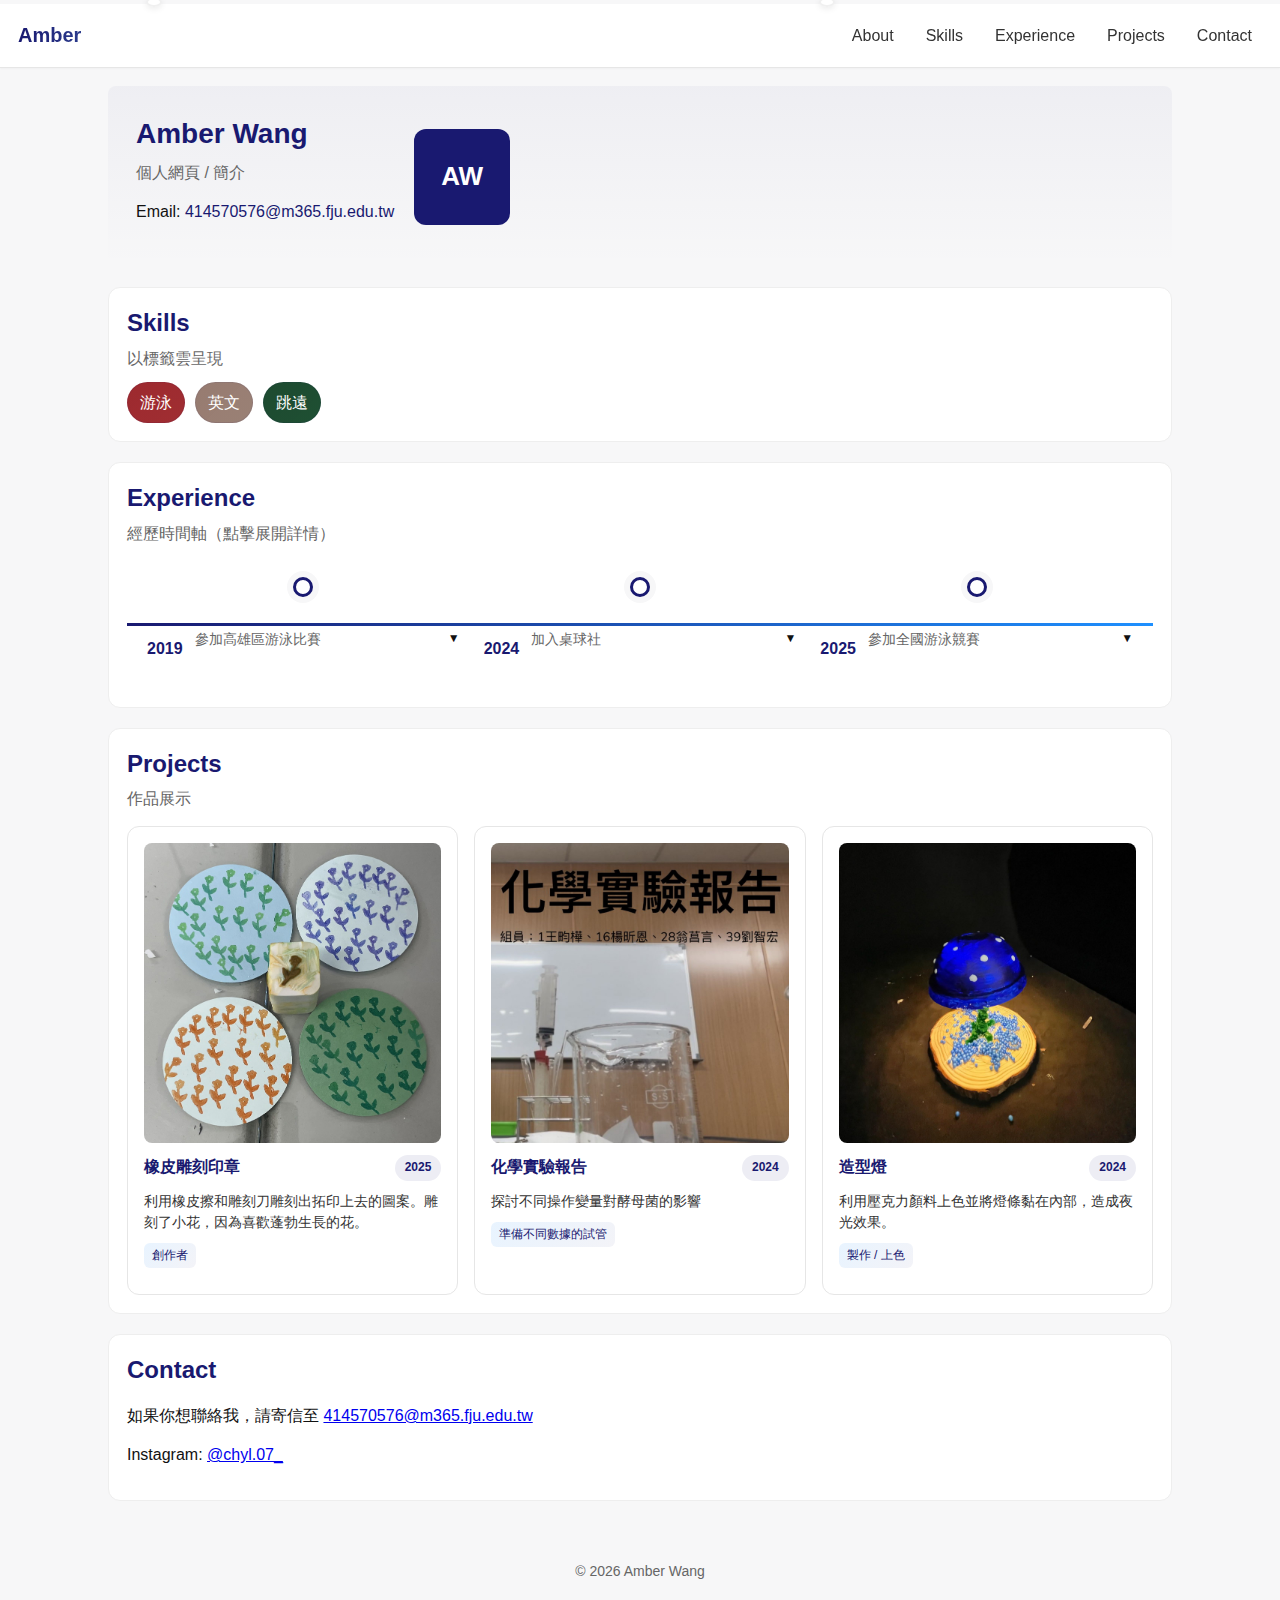
<file: index.html>
<!doctype html>
<html lang="zh-Hant">
  <head>
    <meta charset="utf-8">
    <meta name="viewport" content="width=device-width, initial-scale=1.0">
    <title>Amber Wang — 個人主頁</title>
    <link rel="stylesheet" href="styles.css">
  </head>
  <body>
    <div id="progress-container" aria-hidden="true">
      <div id="progress-bar"></div>
    </div>
    <header class="topbar">
      <div class="logo">Amber</div>
      <nav class="main-nav">
        <a href="#about">About</a>
        <a href="#skills">Skills</a>
        <a href="#experience">Experience</a>
        <a href="#projects">Projects</a>
        <a href="#contact">Contact</a>
      </nav>
    </header>

    <main>
  <section id="about" class="hero" data-title="About">
        <div class="hero-left">
          <h1>Amber Wang</h1>
          <p class="tagline">個人網頁 / 簡介</p>
          <p class="contact">Email: <a href="mailto:414570576@m365.fju.edu.tw">414570576@m365.fju.edu.tw</a></p>
        </div>
        <div class="hero-right">
          <div class="avatar" aria-hidden="true">AW</div>
        </div>
      </section>

  <section id="skills" class="card" data-title="Skills">
        <h2>Skills</h2>
        <p class="muted">以標籤雲呈現</p>
        <div class="tag-cloud" aria-label="技能標籤雲">
          <span class="tag tag-red">游泳</span>
          <span class="tag tag-brown">英文</span>
          <span class="tag tag-green">跳遠</span>
        </div>
      </section>

      <section id="experience" class="card" data-title="Experience">
        <h2>Experience</h2>
        <p class="muted">經歷時間軸（點擊展開詳情）</p>
        <div class="timeline">
          <div class="timeline-item collapsible">
            <div class="timeline-marker"></div>
            <div class="timeline-content">
              <button class="timeline-toggle" aria-expanded="false" aria-label="展開 2019 高雄區游泳比賽詳情">
                <span class="year">2019</span>
                <span class="event">參加高雄區游泳比賽</span>
                <span class="toggle-icon">▼</span>
              </button>
              <div class="timeline-details" hidden>
                <p class="event-desc">第一次參賽，獲得寶貴比賽經驗與團隊支持。透過這次比賽，我認識到堅持與紀律的重要性。</p>
              </div>
            </div>
          </div>
          <div class="timeline-item collapsible">
            <div class="timeline-marker"></div>
            <div class="timeline-content">
              <button class="timeline-toggle" aria-expanded="false" aria-label="展開 2024 桌球社詳情">
                <span class="year">2024</span>
                <span class="event">加入桌球社</span>
                <span class="toggle-icon">▼</span>
              </button>
              <div class="timeline-details" hidden>
                <p class="event-desc">參與校內桌球活動並擔任活動協助。在這個社團中，我學到了團隊合作與領導的基本原則。</p>
              </div>
            </div>
          </div>
          <div class="timeline-item collapsible">
            <div class="timeline-marker"></div>
            <div class="timeline-content">
              <button class="timeline-toggle" aria-expanded="false" aria-label="展開 2025 全國游泳競賽詳情">
                <span class="year">2025</span>
                <span class="event">參加全國游泳競賽</span>
                <span class="toggle-icon">▼</span>
              </button>
              <div class="timeline-details" hidden>
                <p class="event-desc">代表學校出賽，挑戰更高水準的競技。這次競賽是我多年訓練的成果展現，也是為下一階段做準備。</p>
              </div>
            </div>
          </div>
        </div>
      </section>

  <section id="projects" class="card" data-title="Projects">
        <h2>Projects</h2>
        <p class="muted">作品展示</p>
        <div class="portfolio-grid">
          <article class="portfolio-card">
            <a class="portfolio-link" href="/projects/project1.html">
              <img class="card-image" src="/images/project1.jpg" alt="橡皮雕刻印章">
              <div class="card-header">
                <h3>橡皮雕刻印章</h3>
                <span class="year-badge">2025</span>
              </div>
              <p class="card-description">利用橡皮擦和雕刻刀雕刻出拓印上去的圖案。雕刻了小花，因為喜歡蓬勃生長的花。</p>
              <div class="roles"><span class="role">創作者</span></div>
            </a>
          </article>

          <article class="portfolio-card">
            <a class="portfolio-link" href="/projects/project2.html">
              <img class="card-image" src="/images/project2.jpg" alt="化學實驗報告">
              <div class="card-header">
                <h3>化學實驗報告</h3>
                <span class="year-badge">2024</span>
              </div>
              <p class="card-description">探討不同操作變量對酵母菌的影響</p>
              <div class="roles"><span class="role">準備不同數據的試管</span></div>
            </a>
          </article>

          <article class="portfolio-card">
            <a class="portfolio-link" href="/projects/project3.html">
              <img class="card-image" src="/images/project3.jpg" alt="造型燈">
              <div class="card-header">
                <h3>造型燈</h3>
                <span class="year-badge">2024</span>
              </div>
              <p class="card-description">利用壓克力顏料上色並將燈條黏在內部，造成夜光效果。</p>
              <div class="roles"><span class="role">製作 / 上色</span></div>
            </a>
          </article>

          <!-- Fourth card removed per user request -->
        </div>
      </section>

  <section id="contact" class="card" data-title="Contact">
        <h2>Contact</h2>
        <p>如果你想聯絡我，請寄信至 <a href="mailto:414570576@m365.fju.edu.tw">414570576@m365.fju.edu.tw</a></p>
        <p>Instagram: <a href="https://instagram.com/chyl.07_" target="_blank">@chyl.07_</a></p>
      </section>
    </main>

    <footer class="site-footer">
      <p>&copy; <span id="year"></span> Amber Wang</p>
    </footer>

    <script>
      // smooth scroll is enabled by CSS (html{scroll-behavior}), but ensure offsets or small JS behaviors
      document.getElementById('year').textContent = new Date().getFullYear();

      // Optional: add small active-link highlight on scroll
      const navLinks = document.querySelectorAll('.main-nav a');
      const sections = Array.from(document.querySelectorAll('main section'));

      function onScroll(){
        const pos = window.scrollY + 80; // offset
        for(const s of sections){
          if(pos >= s.offsetTop && pos < s.offsetTop + s.offsetHeight){
            navLinks.forEach(a => a.classList.remove('active'));
            const id = s.id;
            const link = document.querySelector(`.main-nav a[href="#${id}"]`);
            if(link) link.classList.add('active');
          }
        }
      }
      window.addEventListener('scroll', onScroll);
      onScroll();

      // Smooth anchor scrolling with header offset (accounts for sticky header)
      (function(){
        const header = document.querySelector('.topbar');
        const offset = () => (header ? header.offsetHeight + 12 : 80);
        // handle same-page anchors
        document.querySelectorAll('a[href^="#"]').forEach(a => {
          a.addEventListener('click', function(e){
            const targetId = this.getAttribute('href').slice(1);
            if(!targetId) return; // allow href="#" or empty
            const el = document.getElementById(targetId);
            if(el){
              e.preventDefault();
              const top = el.getBoundingClientRect().top + window.scrollY - offset();
              window.scrollTo({ top, behavior: 'smooth' });
              // update hash without jumping
              history.replaceState(null, '', '#'+targetId);
            }
          });
        });
      })();

      // Scroll progress bar
      (function(){
        const progressBar = document.getElementById('progress-bar');
        if(!progressBar) return;
        function update(){
          const scrollTop = window.scrollY || window.pageYOffset;
          const docHeight = Math.max(document.body.scrollHeight, document.documentElement.scrollHeight) - window.innerHeight;
          const pct = docHeight > 0 ? Math.min(100, Math.round((scrollTop / docHeight) * 100)) : 0;
          progressBar.style.width = pct + '%';
        }
        window.addEventListener('scroll', update, {passive:true});
        window.addEventListener('resize', update);
        update();
      })();

      // Progress bar section markers (clickable)
      (function(){
        const container = document.getElementById('progress-container');
        if(!container) return;
  // Only show markers for a selected set of important sections.
  const allowed = ['about','experience','projects','contact'];
  const sections = Array.from(document.querySelectorAll('main section[id]')).filter(s => allowed.includes(s.id));
        // create markers
        const markers = sections.map(sec => {
          const btn = document.createElement('button');
          btn.className = 'progress-marker';
          // use a friendly label (capitalize id or use data-title)
          const label = sec.getAttribute('data-title') || sec.id.replace(/[-_]/g,' ');
          btn.title = label;
          btn.setAttribute('aria-label', `Jump to ${label} section`);
          btn.setAttribute('tabindex', '0');
          btn.dataset.target = sec.id;
          container.appendChild(btn);
          
          // Click handler for mouse
          btn.addEventListener('click', (e)=>{
            e.preventDefault();
            scrollToSection(sec);
          });
          
          // Keyboard handler (Enter/Space)
          btn.addEventListener('keydown', (e)=>{
            if(e.key === 'Enter' || e.key === ' '){
              e.preventDefault();
              scrollToSection(sec);
            }
          });
          
          return {sec, btn};
        });
        
        function scrollToSection(sec){
          const header = document.querySelector('.topbar');
          const offset = header ? header.offsetHeight + 12 : 80;
          const top = sec.getBoundingClientRect().top + window.scrollY - offset;
          window.scrollTo({top, behavior:'smooth'});
        }

        function positionMarkers(){
          const scrollable = Math.max(document.body.scrollHeight, document.documentElement.scrollHeight) - window.innerHeight;
          markers.forEach(({sec, btn})=>{
            const top = sec.getBoundingClientRect().top + window.scrollY;
            const pct = scrollable > 0 ? (top / scrollable) * 100 : 0;
            btn.style.left = pct + '%';
          });
        }

        function updateActiveMarker(){
          const cur = window.scrollY + (document.querySelector('.topbar')?.offsetHeight || 80) + 8;
          markers.forEach(({sec, btn})=>{
            if(cur >= sec.offsetTop && cur < sec.offsetTop + sec.offsetHeight){
              btn.classList.add('active');
            } else {
              btn.classList.remove('active');
            }
          });
        }

        window.addEventListener('resize', positionMarkers);
        window.addEventListener('scroll', updateActiveMarker, {passive:true});
        // initial
        positionMarkers();
        updateActiveMarker();
      })();

      // Feature/A: Collapsible Timeline functionality
      (function(){
        const toggles = document.querySelectorAll('.timeline-toggle');
        toggles.forEach(toggle => {
          toggle.addEventListener('click', () => {
            const isExpanded = toggle.getAttribute('aria-expanded') === 'true';
            toggle.setAttribute('aria-expanded', !isExpanded);
            const details = toggle.nextElementSibling;
            if(details && details.classList.contains('timeline-details')){
              details.hidden = isExpanded;
            }
          });
          
          // Keyboard support (Enter/Space)
          toggle.addEventListener('keydown', (e) => {
            if(e.key === 'Enter' || e.key === ' '){
              e.preventDefault();
              toggle.click();
            }
          });
        });
      })();
    </script>
  </body>
</html>
</file>
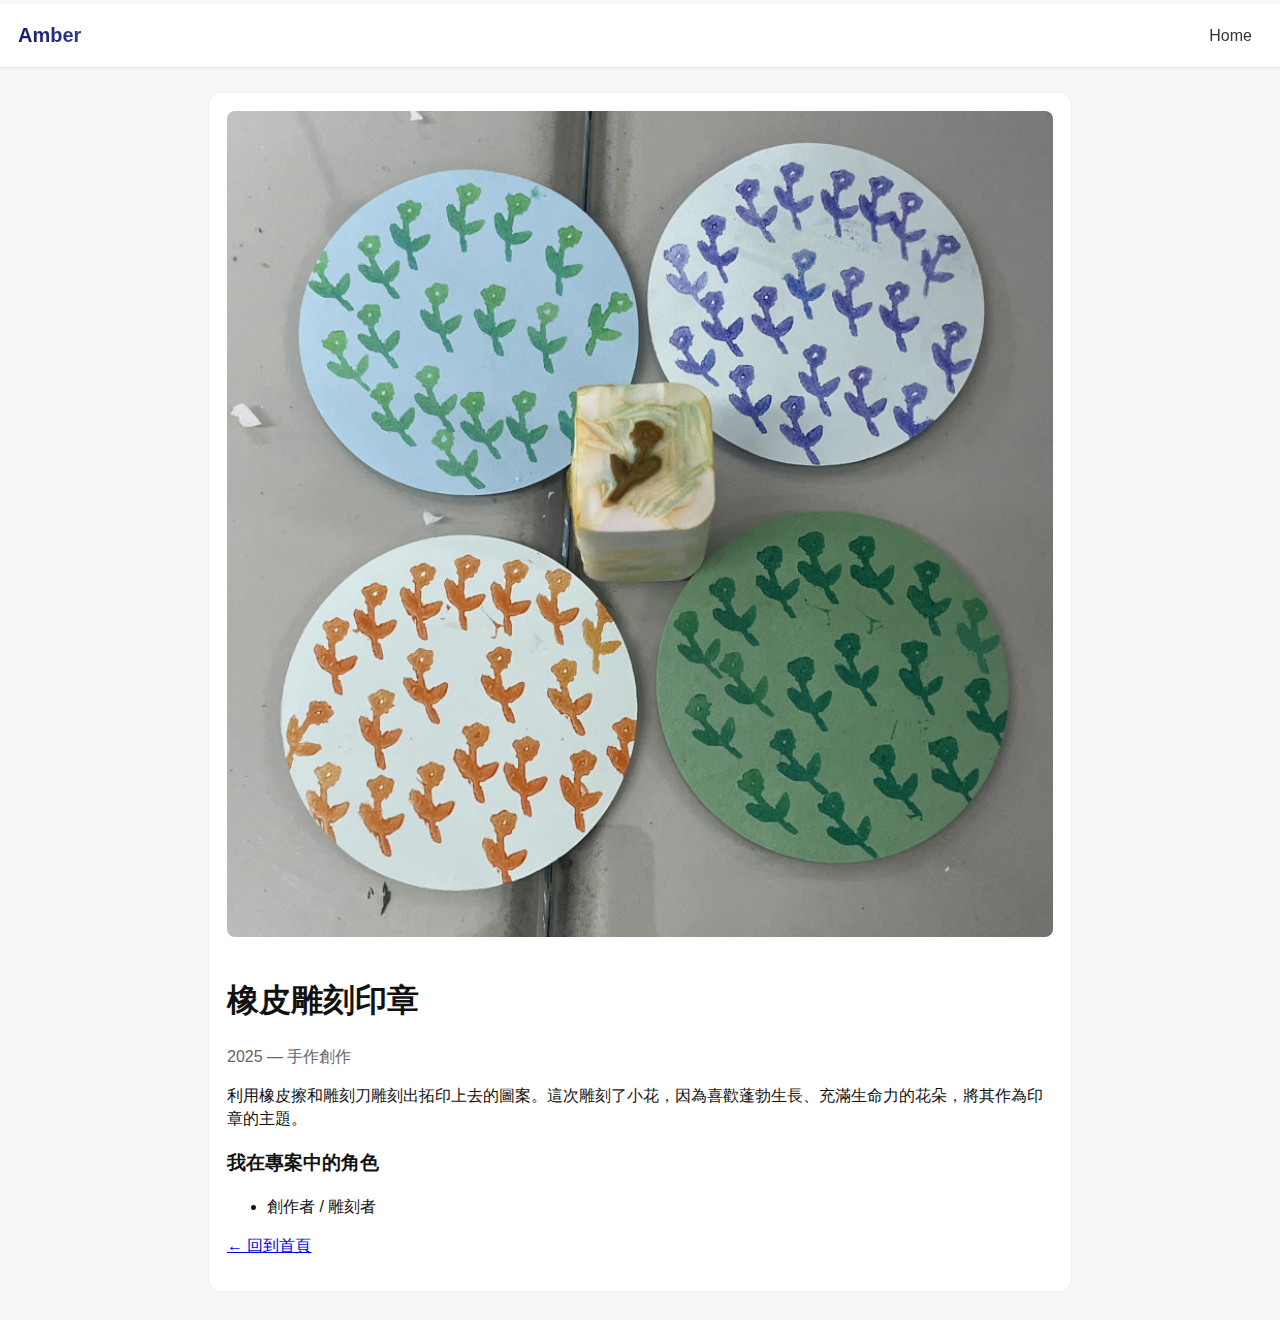
<file: projects/project1.html>
<!doctype html>
<html lang="zh-Hant">
  <head>
    <meta charset="utf-8">
    <meta name="viewport" content="width=device-width, initial-scale=1.0">
    <title>游泳訓練紀錄系統 — Amber Wang</title>
    <link rel="stylesheet" href="../styles.css">
  </head>
  <body>
    <header class="topbar">
      <div class="logo">Amber</div>
      <nav class="main-nav">
        <a href="/">Home</a>
      </nav>
    </header>

    <main style="max-width:900px;margin:28px auto;padding:0 18px">
      <article class="card">
  <img src="/images/project1.jpg" alt="橡皮雕刻印章" style="width:100%;height:auto;border-radius:8px;margin-bottom:12px;">
        <h1>橡皮雕刻印章</h1>
        <p class="muted">2025 — 手作創作</p>
        <p>利用橡皮擦和雕刻刀雕刻出拓印上去的圖案。這次雕刻了小花，因為喜歡蓬勃生長、充滿生命力的花朵，將其作為印章的主題。</p>
        <h3>我在專案中的角色</h3>
        <ul>
          <li>創作者 / 雕刻者</li>
        </ul>
        <p><a href="/">← 回到首頁</a></p>
      </article>
    </main>
  </body>
</html>
</file>
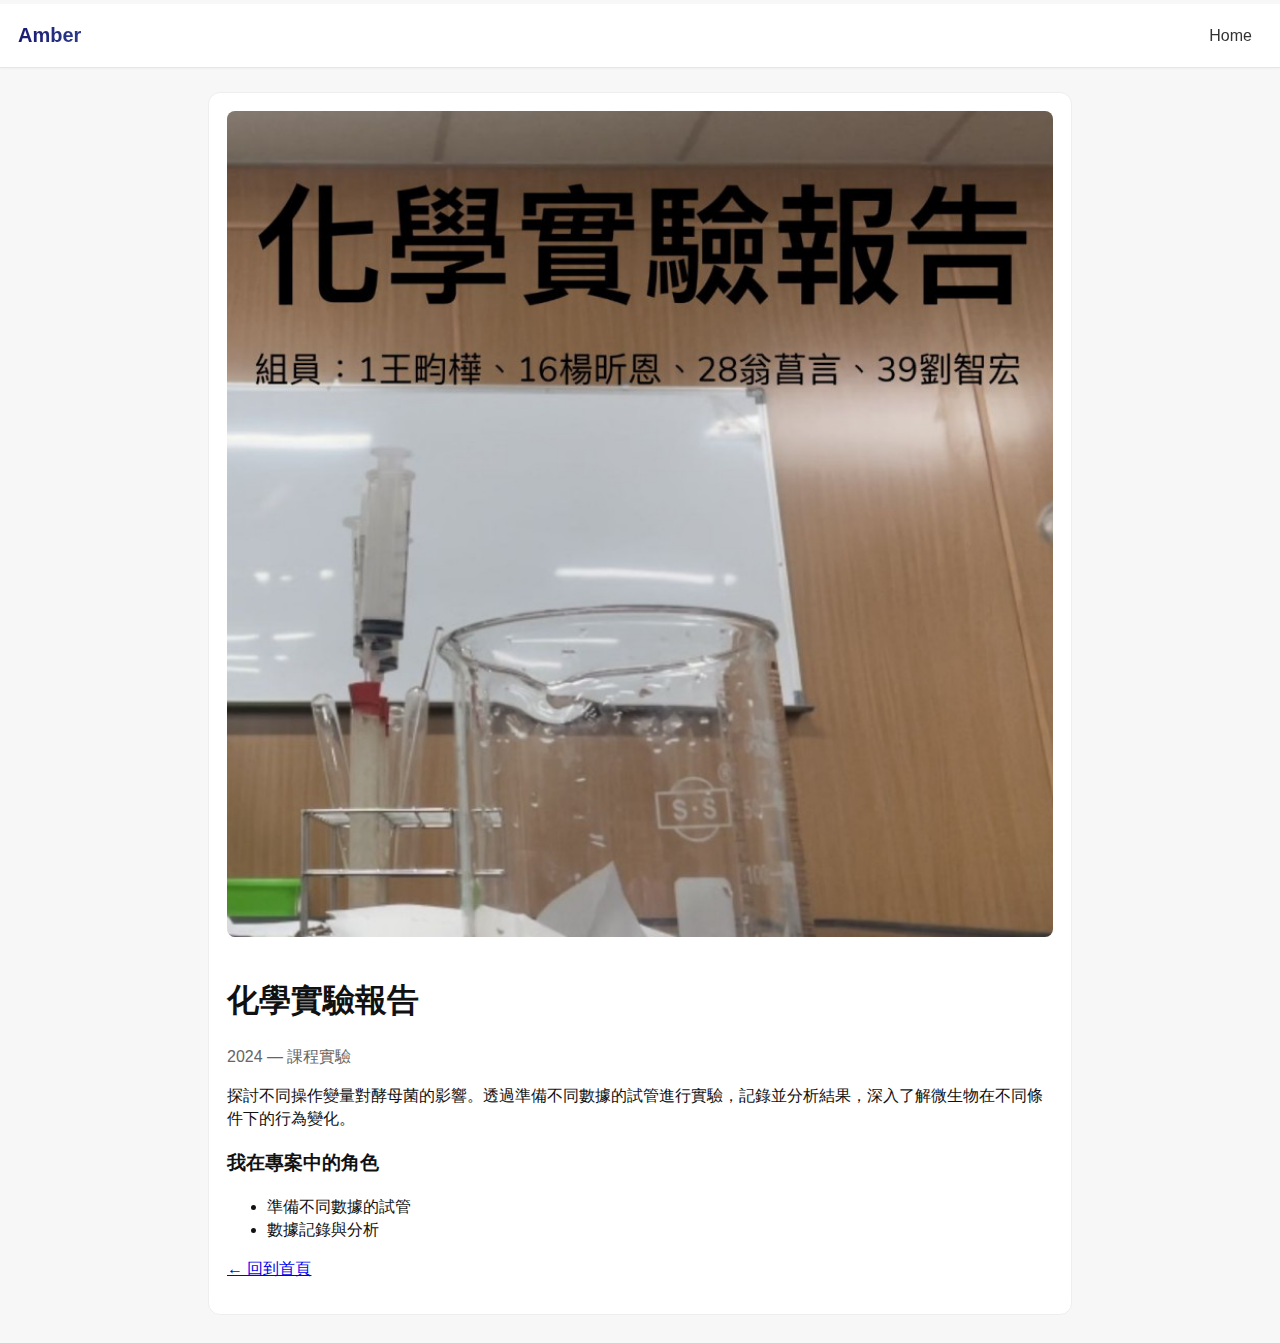
<file: projects/project2.html>
<!doctype html>
<html lang="zh-Hant">
  <head>
    <meta charset="utf-8">
    <meta name="viewport" content="width=device-width, initial-scale=1.0">
    <title>校園社團管理網站 — Amber Wang</title>
    <link rel="stylesheet" href="../styles.css">
  </head>
  <body>
    <header class="topbar">
      <div class="logo">Amber</div>
      <nav class="main-nav">
        <a href="/">Home</a>
      </nav>
    </header>

    <main style="max-width:900px;margin:28px auto;padding:0 18px">
      <article class="card">
        <img src="/images/project2.jpg" alt="化學實驗報告" style="width:100%;height:auto;border-radius:8px;margin-bottom:12px;">
        <h1>化學實驗報告</h1>
        <p class="muted">2024 — 課程實驗</p>
        <p>探討不同操作變量對酵母菌的影響。透過準備不同數據的試管進行實驗，記錄並分析結果，深入了解微生物在不同條件下的行為變化。</p>
        <h3>我在專案中的角色</h3>
        <ul>
          <li>準備不同數據的試管</li>
          <li>數據記錄與分析</li>
        </ul>
        <p><a href="/">← 回到首頁</a></p>
      </article>
    </main>
  </body>
</html>
</file>
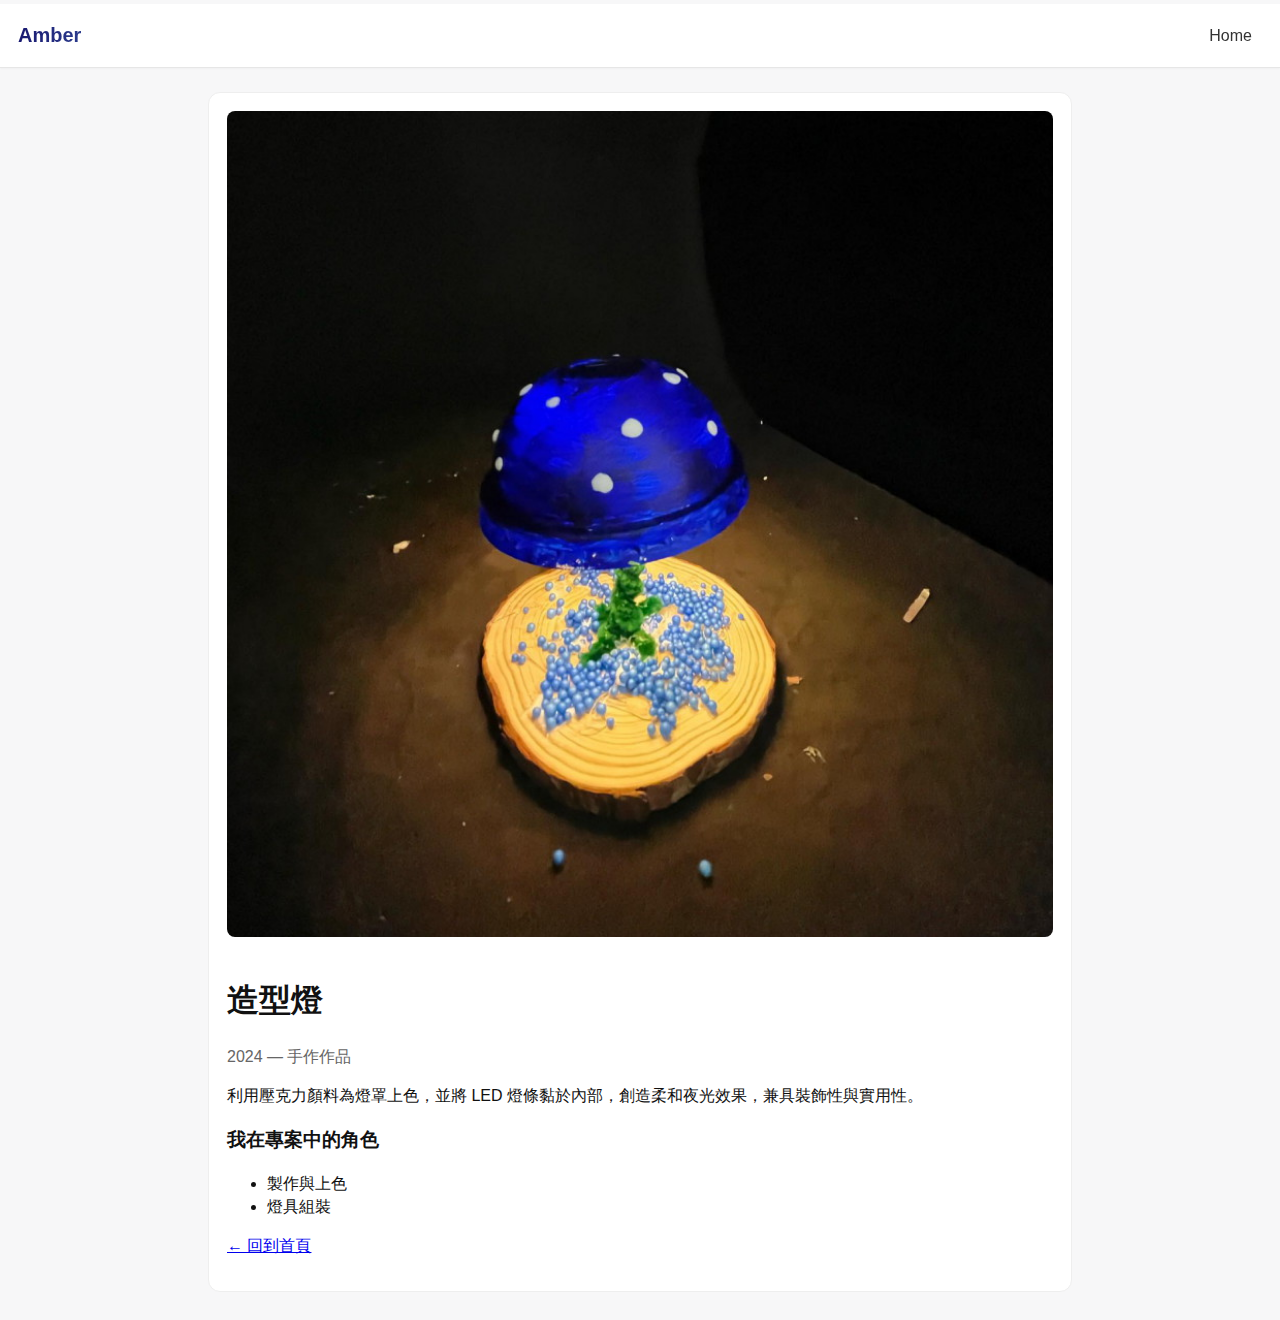
<file: projects/project3.html>
<!doctype html>
<html lang="zh-Hant">
  <head>
    <meta charset="utf-8">
    <meta name="viewport" content="width=device-width, initial-scale=1.0">
    <title>數據可視化儀表板 — Amber Wang</title>
    <link rel="stylesheet" href="../styles.css">
  </head>
  <body>
    <header class="topbar">
      <div class="logo">Amber</div>
      <nav class="main-nav">
        <a href="/">Home</a>
      </nav>
    </header>

    <main style="max-width:900px;margin:28px auto;padding:0 18px">
      <article class="card">
        <img src="/images/project3.jpg" alt="造型燈" style="width:100%;height:auto;border-radius:8px;margin-bottom:12px;">
        <h1>造型燈</h1>
        <p class="muted">2024 — 手作作品</p>
        <p>利用壓克力顏料為燈罩上色，並將 LED 燈條黏於內部，創造柔和夜光效果，兼具裝飾性與實用性。</p>
        <h3>我在專案中的角色</h3>
        <ul>
          <li>製作與上色</li>
          <li>燈具組裝</li>
        </ul>
        <p><a href="/">← 回到首頁</a></p>
      </article>
    </main>
  </body>
</html>
</file>
<file: styles.css>
:root{
  --brand: MidnightBlue; /* keyword accepted in CSS, resolves to #191970 */
  --bg:#f7f7f8;
  --card:#ffffff;
  --muted:#666;
  --accent:#1e90ff;
  --radius:8px;
  --max-width:1100px;
}

*{box-sizing:border-box}
html{scroll-behavior:smooth}
body{
  margin:0;font-family:-apple-system,BlinkMacSystemFont,"Segoe UI",Roboto,"Helvetica Neue",Arial;
  background:var(--bg);color:#111;line-height:1.45;
}

.topbar{
  position:sticky;top:4px;z-index:30;display:flex;align-items:center;gap:16px;padding:12px 18px;
  background:var(--card);border-bottom:1px solid #e6e6e6;box-shadow:0 1px 2px rgba(0,0,0,0.03);
}

/* Top scroll progress bar */
#progress-container{position:fixed;left:0;top:0;right:0;height:4px;background:transparent;z-index:60}
#progress-bar{height:100%;width:0;background:linear-gradient(90deg,var(--brand),var(--accent));transition:width 150ms linear;box-shadow:0 2px 6px rgba(30,30,112,0.12)}

/* Section markers on the progress bar */
.progress-marker{position:absolute;top:50%;transform:translate(-50%,-50%);width:10px;height:10px;border-radius:50%;background:rgba(255,255,255,0.9);border:2px solid rgba(0,0,0,0.06);box-shadow:0 2px 6px rgba(0,0,0,0.08);cursor:pointer;transition:transform .14s ease,background .14s ease;z-index:62}
.progress-marker:hover{transform:translate(-50%,-50%) scale(1.25)}
.progress-marker.active{background:var(--brand);border-color:rgba(0,0,0,0.08)}
.progress-marker[title]::after{content:attr(title);position:absolute;top:-30px;left:50%;transform:translateX(-50%);background:rgba(0,0,0,0.75);color:#fff;padding:6px 8px;border-radius:6px;font-size:12px;white-space:nowrap;display:none}
.progress-marker:hover::after{display:block}
.logo{font-weight:700;color:var(--brand);background:linear-gradient(90deg,var(--brand),#2b3b8c);-webkit-background-clip:text;background-clip:text;color:transparent;font-size:20px}
.main-nav{margin-left:auto;display:flex;gap:12px}
.main-nav a{color:#333;text-decoration:none;padding:8px 10px;border-radius:6px;transition:all .18s ease}
.main-nav a:hover{background:rgba(25,25,112,0.08);transform:translateY(-2px)}
.main-nav a.active{background:var(--brand);color:white}

main{max-width:var(--max-width);margin:22px auto;padding:0 18px}
.hero{display:flex;gap:20px;align-items:center;padding:28px;background:linear-gradient(180deg,rgba(25,25,112,0.04),transparent);border-radius:var(--radius)}
.hero-left h1{margin:0;font-size:28px;color:var(--brand)}
.tagline{color:var(--muted);margin:6px 0}
.contact a{color:var(--brand);text-decoration:none}
.avatar{width:96px;height:96px;border-radius:12px;background:var(--brand);color:white;display:flex;align-items:center;justify-content:center;font-size:26px;font-weight:700}

.card{margin-top:20px;padding:18px;background:var(--card);border-radius:12px;border:1px solid #eee}
.card h2{margin:0 0 6px 0;color:var(--brand)}
.muted{color:var(--muted);margin:0 0 12px 0}

.tag-cloud{display:flex;flex-wrap:wrap;gap:10px}
.tag{display:inline-block;padding:8px 12px;background:linear-gradient(135deg,rgba(25,25,112,0.06),rgba(30,144,255,0.04));border-radius:999px;border:1px solid rgba(25,25,112,0.08);cursor:default;transition:transform .18s ease,box-shadow .18s ease}
.tag:hover{transform:translateY(-6px) scale(1.04);box-shadow:0 8px 18px rgba(25,25,112,0.12)}
.tag-red{background-color:#a52a2a;color:white;}
.tag-brown{background-color:#9f8170;color:white;}
.tag-green{background-color:#1e4d2b;color:white;}

.projects-grid{display:grid;grid-template-columns:repeat(2,1fr);gap:12px}
.project-card{padding:14px;border-radius:10px;background:linear-gradient(90deg,rgba(30,144,255,0.02),white);border:1px solid #eee}

/* Timeline styles - horizontal */
.timeline{display:flex;gap:24px;align-items:center;justify-content:space-around;padding:20px;position:relative}
.timeline::before{content:'';position:absolute;top:50%;left:0;right:0;height:3px;background:linear-gradient(90deg,var(--brand),var(--accent));z-index:0}
.timeline-item{position:relative;flex:1;text-align:center;animation:slideInUp .5s ease both;z-index:1}
.timeline-item:nth-child(2){animation-delay:.1s}
.timeline-item:nth-child(3){animation-delay:.2s}
.timeline-marker{margin:0 auto 12px;width:20px;height:20px;border-radius:50%;background:white;border:3px solid var(--brand);box-shadow:0 0 0 6px var(--bg)}
.timeline-content{display:flex;flex-direction:column;align-items:center;gap:4px}
.year{color:var(--brand);font-weight:700;font-size:16px;margin-top:20px;}
.event{color:var(--muted);font-size:14px}
.event-desc{color:#999;font-size:12px;margin-top:6px;display:block;line-height:1.4;font-style:italic}

@keyframes slideInUp{from{opacity:0;transform:translateY(20px)}to{opacity:1;transform:none}}

.site-footer{text-align:center;padding:20px;color:var(--muted);font-size:14px;margin-top:26px}

/* Portfolio Card Styles */
.portfolio-grid{display:grid;grid-template-columns:repeat(3,1fr);grid-auto-flow:column;gap:16px;margin-top:16px}
.portfolio-card{background:white;border:1px solid #e6e6e6;border-radius:12px;transition:all .22s ease;overflow:hidden}
.portfolio-card:hover{transform:translateY(-4px);box-shadow:0 12px 28px rgba(25,25,112,0.12);border-color:var(--brand)}
.portfolio-link{display:block;padding:16px;color:inherit;text-decoration:none;height:100%}
.card-image{width:100%;height:300px;object-fit:cover;border-radius:8px;background:#f0f0f0;display:block;margin-bottom:12px}
.card-header{display:flex;justify-content:space-between;align-items:flex-start;gap:10px}
.card-header h3{margin:0;color:var(--brand);font-size:16px;flex:1}
.year-badge{display:inline-block;background:rgba(25,25,112,0.08);color:var(--brand);padding:4px 10px;border-radius:20px;font-size:12px;font-weight:600;white-space:nowrap}
.card-description{margin:10px 0;color:#333;font-size:14px;line-height:1.5}
.roles{display:flex;flex-wrap:wrap;gap:6px;margin:10px 0}
.role{display:inline-block;background:linear-gradient(135deg,rgba(30,144,255,0.1),rgba(25,25,112,0.05));color:var(--brand);padding:4px 8px;border-radius:6px;font-size:12px}
.card-link{display:inline-block;margin-top:10px;color:var(--brand);text-decoration:none;font-weight:600;transition:all .18s ease}
.card-link:hover{transform:translateX(4px)}

/* Responsive - mobile */
/* Responsive - medium and small screens */
@media (max-width:900px){
  .portfolio-grid{grid-template-columns:repeat(2,1fr);grid-auto-flow:row}
}
@media (max-width:600px){
  .portfolio-grid{grid-template-columns:1fr;grid-auto-flow:row}
}

/* subtle entry animation for tags */
@keyframes floatIn{from{opacity:0;transform:translateY(10px)}to{opacity:1;transform:none}}
.tag{animation:floatIn .44s ease both}

/* Responsive rules for mobile (<600px) */
@media (max-width:600px){
  .hero{flex-direction:column;align-items:flex-start}
  .avatar{width:72px;height:72px}
  .main-nav{display:flex;gap:8px}
  .projects-grid{grid-template-columns:1fr}
  .topbar{padding:10px 12px}

  /* Typography and spacing tweaks for better mobile readability */
  .hero-left h1{font-size:20px}
  .card{padding:14px}
  .portfolio-link{padding:12px}
  .card-header h3{font-size:15px}
  .card-description{font-size:15px;line-height:1.6}
  .role{font-size:12px;padding:3px 6px}
  .year-badge{font-size:11px;padding:3px 8px}
}

/* Make timeline vertical on small screens for readability */
@media (max-width:600px){
  .timeline{flex-direction:column;align-items:flex-start;padding-left:40px}
  .timeline::before{top:0;left:18px;right:auto;height:100%;width:3px}
  .timeline-item{text-align:left}
  .timeline-marker{left:0;margin:6px 0 0 -34px}
  .timeline-content{align-items:flex-start}
}

/* Ensure high contrast link focus */
a:focus{outline:3px solid rgba(30,144,255,0.14);outline-offset:2px}

/* Feature/A: Collapsible Timeline (branch variant) */
.timeline-item.collapsible .timeline-content{display:flex;flex-direction:column}
.timeline-toggle{all:unset;display:flex;align-items:center;gap:12px;cursor:pointer;padding:8px;border-radius:6px;transition:background .2s ease;font-size:inherit;text-align:left;width:100%}
.timeline-toggle:hover{background:rgba(25,25,112,0.05)}
.timeline-toggle:focus{outline:2px solid var(--accent);outline-offset:2px}
.toggle-icon{display:inline-block;font-size:12px;transition:transform .3s ease;margin-left:auto;flex-shrink:0}
.timeline-toggle[aria-expanded="true"] .toggle-icon{transform:rotate(180deg)}
.timeline-details{max-height:0;overflow:hidden;transition:max-height .3s ease;margin-top:0}
.timeline-details[open]{max-height:500px;margin-top:12px}
.timeline-toggle[aria-expanded="true"] ~ .timeline-details{max-height:500px;margin-top:12px}
.event-desc{color:#666;font-size:14px;line-height:1.6;margin:0;font-style:italic}
</file>
